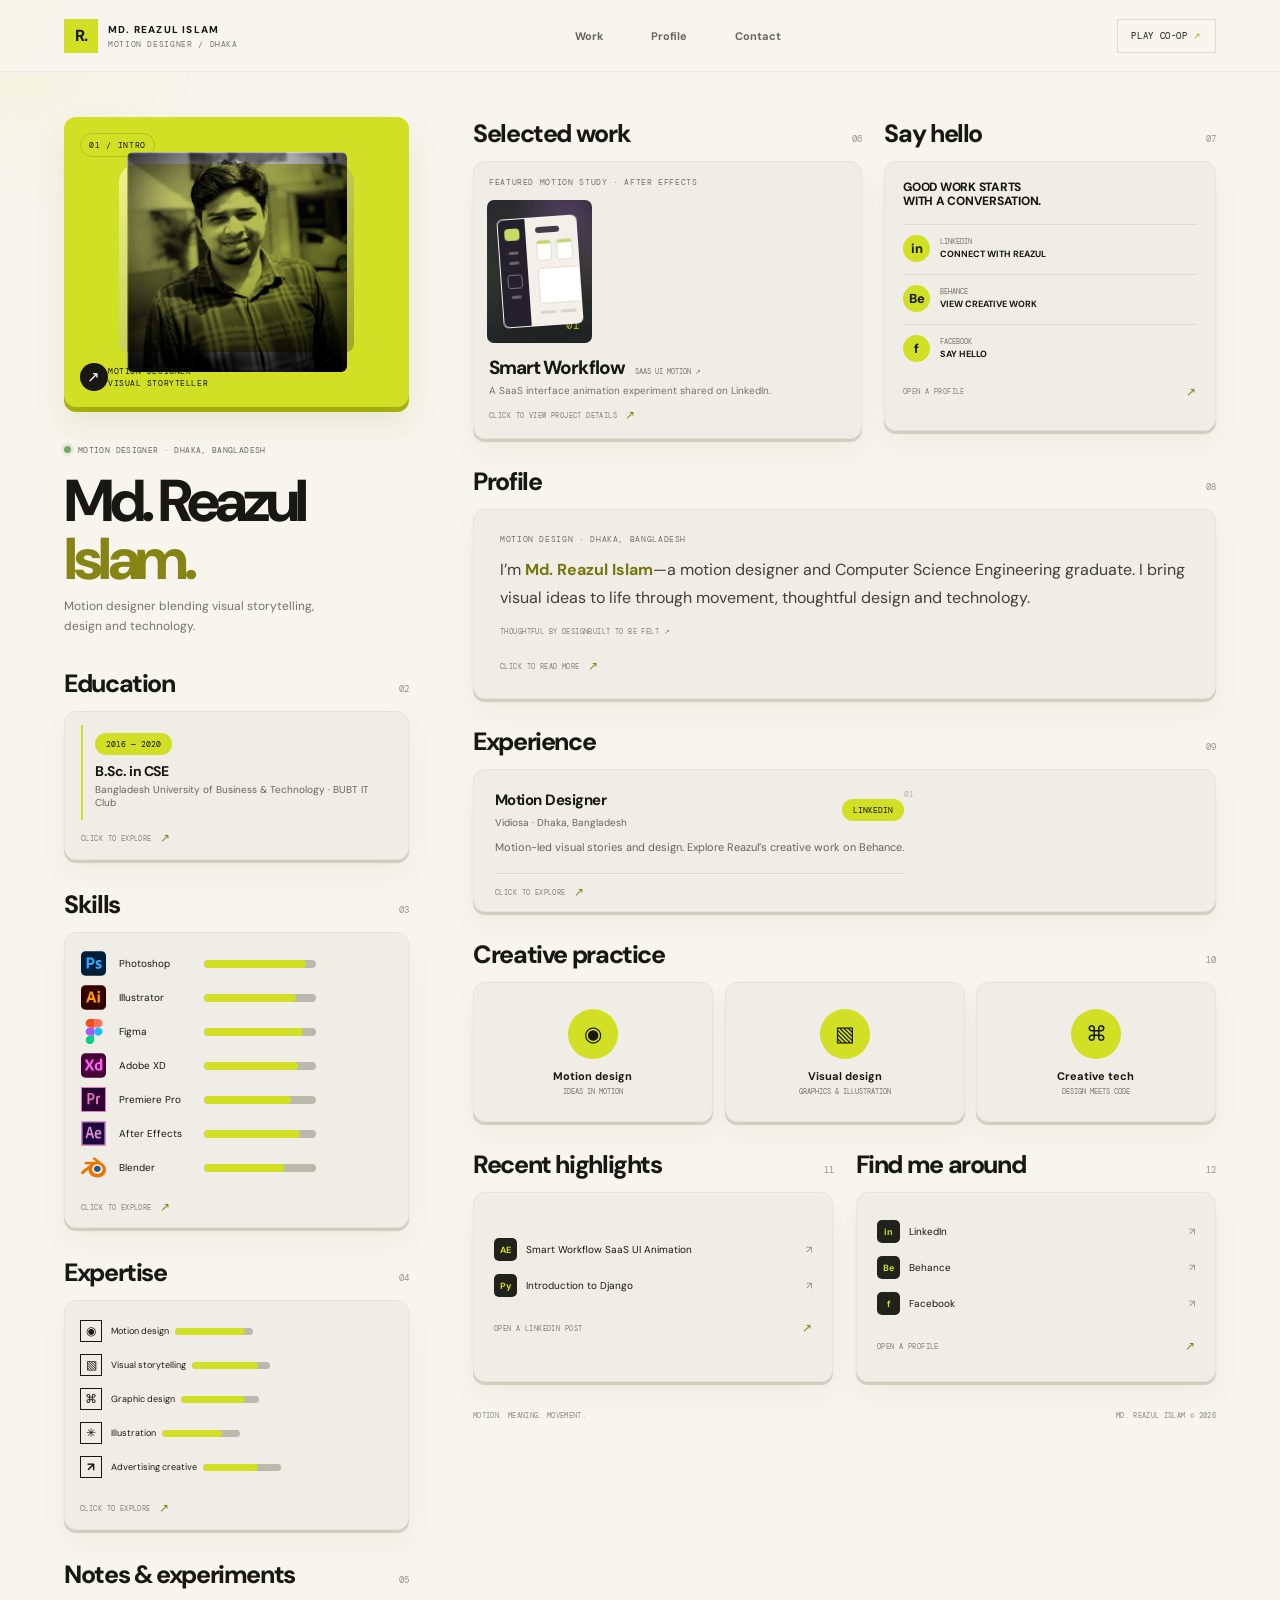
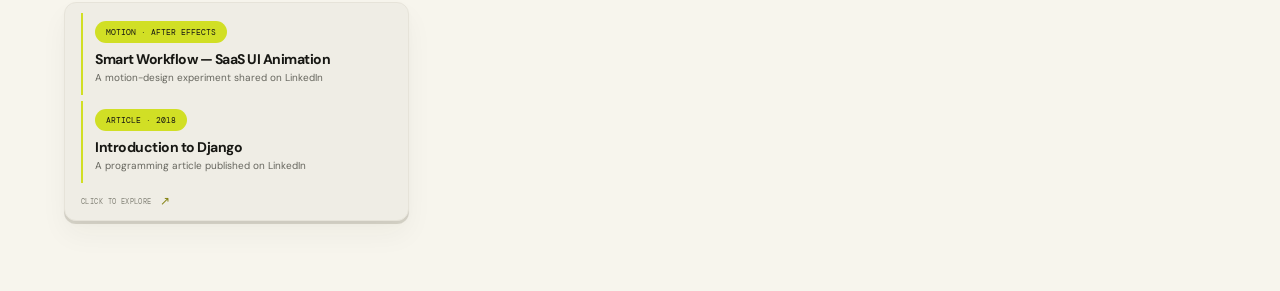
<file: portfolio.html>
<!doctype html>
<html lang="en">
  <head>
    <meta charset="utf-8">
    <meta name="viewport" content="width=device-width, initial-scale=1">
    <meta name="theme-color" content="#f7f5ed">
    <meta name="description" content="Md. Reazul Islam — motion designer in Dhaka, Bangladesh. Explore selected work, creative tools and motion experiments.">
    <title>Md. Reazul Islam — Motion Designer</title>
    <link rel="preconnect" href="https://fonts.googleapis.com">
    <link rel="preconnect" href="https://fonts.gstatic.com" crossorigin>
    <link href="https://fonts.googleapis.com/css2?family=DM+Sans:wght@400;500;600;700;800&family=DM+Mono:wght@400;500&display=swap" rel="stylesheet">
    <link rel="stylesheet" href="portfolio.css">
    <script src="portfolio.js" defer></script>
  </head>
  <body class="portfolio-page">
    <header class="portfolio-nav">
      <a class="portfolio-brand" href="#top"><span class="brand-symbol">R.</span><span>MD. REAZUL ISLAM <small>MOTION DESIGNER / DHAKA</small></span></a>
      <nav aria-label="Main navigation">
        <a href="#work">Work</a>
        <a href="#profile">Profile</a>
        <a href="#contact">Contact</a>
      </nav>
      <a class="play-link" href="index.html">PLAY CO-OP <span>↗</span></a>
    </header>

    <main id="top" class="portfolio-layout">
      <aside class="portfolio-sidebar">
        <button class="portfolio-card portrait-card tilt-card" type="button"
          data-title="A little introduction"
          data-detail="Md. Reazul Islam is a motion designer based in Dhaka, Bangladesh, with a computer science background and a focus on visual storytelling.">
          <span class="card-index">01 / INTRO</span>
          <span class="portrait-art"><img class="profile-photo" src="assets/reazul-islam.jpg" alt="Md. Reazul Islam"></span>
          <span class="portrait-caption"><span class="portrait-arrow">↗</span><span>MOTION DESIGNER<br>VISUAL STORYTELLER</span></span>
        </button>

        <div class="identity">
          <span class="availability"><i></i> MOTION DESIGNER · DHAKA, BANGLADESH</span>
          <h1>Md. Reazul<br><span>Islam.</span></h1>
          <p class="identity-copy">Motion designer blending visual storytelling, design and technology.</p>
        </div>

        <section class="portfolio-section" aria-labelledby="education-heading">
          <div class="section-heading"><h2 id="education-heading">Education</h2><span>02</span></div>
          <button class="portfolio-card timeline-card tilt-card" type="button"
            data-title="Education"
            data-detail="Md. Reazul Islam earned a B.Sc. in Computer Science and Engineering from Bangladesh University of Business & Technology (BUBT), where he was involved with the BUBT IT Club.">
            <span class="timeline-entry"><span class="date-pill">2016 — 2020</span><strong>B.Sc. in CSE</strong><small>Bangladesh University of Business & Technology · BUBT IT Club</small></span>
            <span class="card-hint">CLICK TO EXPLORE <b>↗</b></span>
          </button>
        </section>

        <section class="portfolio-section" aria-labelledby="skills-heading">
          <div class="section-heading"><h2 id="skills-heading">Skills</h2><span>03</span></div>
          <button class="portfolio-card meter-card tilt-card" type="button"
            data-title="Software & tools"
            data-detail="The software logos below are recognizable brand marks. Click a logo row to explore the corresponding tool; the bars are visual accents, not a verified proficiency score.">
            <span class="meter-row"><img class="app-icon-logo" src="assets/photoshop.svg" alt=""><span>Photoshop</span><i><em style="--level:91%"></em></i></span>
            <span class="meter-row"><img class="app-icon-logo" src="assets/illustrator.svg" alt=""><span>Illustrator</span><i><em style="--level:82%"></em></i></span>
            <span class="meter-row"><img class="app-icon-logo" src="assets/figma.svg" alt=""><span>Figma</span><i><em style="--level:88%"></em></i></span>
            <span class="meter-row"><img class="app-icon-logo" src="assets/adobe-xd.svg" alt=""><span>Adobe XD</span><i><em style="--level:84%"></em></i></span>
            <span class="meter-row"><img class="app-icon-logo" src="assets/premiere-pro.svg" alt=""><span>Premiere Pro</span><i><em style="--level:78%"></em></i></span>
            <span class="meter-row"><img class="app-icon-logo" src="assets/after-effects.svg" alt=""><span>After Effects</span><i><em style="--level:86%"></em></i></span>
            <span class="meter-row"><img class="app-icon-logo" src="assets/blender.svg" alt=""><span>Blender</span><i><em style="--level:72%"></em></i></span>
            <span class="card-hint">CLICK TO EXPLORE <b>↗</b></span>
          </button>
        </section>

        <section class="portfolio-section" aria-labelledby="expertise-heading">
          <div class="section-heading"><h2 id="expertise-heading">Expertise</h2><span>04</span></div>
          <button class="portfolio-card expertise-card tilt-card" type="button"
            data-title="Areas of expertise"
            data-detail="Reazul's public portfolio describes him as a motion designer, with work spanning graphic design, illustration and advertising.">
            <span class="expertise-row"><b>◉</b> Motion design <i><em style="--level:90%"></em></i></span>
            <span class="expertise-row"><b>▧</b> Visual storytelling <i><em style="--level:85%"></em></i></span>
            <span class="expertise-row"><b>⌘</b> Graphic design <i><em style="--level:82%"></em></i></span>
            <span class="expertise-row"><b>✳</b> Illustration <i><em style="--level:77%"></em></i></span>
            <span class="expertise-row"><b>↗</b> Advertising creative <i><em style="--level:71%"></em></i></span>
            <span class="card-hint">CLICK TO EXPLORE <b>↗</b></span>
          </button>
        </section>

        <section class="portfolio-section" aria-labelledby="writing-heading">
          <div class="section-heading"><h2 id="writing-heading">Notes & experiments</h2><span>05</span></div>
          <button class="portfolio-card timeline-card compact-card tilt-card" type="button"
            data-title="Notes & experiments"
            data-detail="Reazul's public LinkedIn profile features a Smart Workflow SaaS UI animation experiment and an Introduction to Django article.">
            <span class="timeline-entry"><span class="date-pill">MOTION · AFTER EFFECTS</span><strong>Smart Workflow — SaaS UI Animation</strong><small>A motion-design experiment shared on LinkedIn</small></span>
            <span class="timeline-entry"><span class="date-pill">ARTICLE · 2018</span><strong>Introduction to Django</strong><small>A programming article published on LinkedIn</small></span>
            <span class="card-hint">CLICK TO EXPLORE <b>↗</b></span>
          </button>
        </section>
      </aside>

      <div class="portfolio-main">
        <section class="top-grid">
          <div class="portfolio-section portfolio-section-top" id="work">
            <div class="section-heading"><h2>Selected work</h2><span>06</span></div>
            <button class="portfolio-card work-card tilt-card" type="button"
              data-title="Smart Workflow — SaaS UI Animation"
              data-detail="A SaaS UI animation experiment shared by Md. Reazul Islam on LinkedIn, created with After Effects. Open the original post in Recent highlights.">
              <span class="work-overline">FEATURED MOTION STUDY · AFTER EFFECTS</span>
              <span class="work-art" aria-hidden="true"><span class="work-grid"></span><span class="workflow-window"><span class="workflow-sidebar"><i></i><i></i><i></i><b></b><i></i></span><span class="workflow-content"><span class="workflow-heading"></span><span class="workflow-stats"><i></i><i></i><i></i></span><span class="workflow-chart"><i></i><i></i><i></i><i></i><i></i><i></i><i></i><i></i><i></i></span><span class="workflow-lines"><i></i><i></i><i></i></span></span></span><span class="work-glow"></span><span class="work-stamp">AE<br>01</span></span>
              <span class="work-title-row"><strong>Smart Workflow</strong><span>SAAS UI MOTION ↗</span></span>
              <span class="work-description">A SaaS interface animation experiment shared on LinkedIn.</span>
              <span class="card-hint">CLICK TO VIEW PROJECT DETAILS <b>↗</b></span>
            </button>
          </div>

          <section class="portfolio-section" id="contact" aria-labelledby="contact-heading">
            <div class="section-heading"><h2 id="contact-heading">Say hello</h2><span>07</span></div>
            <div class="portfolio-card contact-card tilt-card" role="group" tabindex="0"
              data-title="Let’s make something"
              data-detail="Connect with Md. Reazul Islam through his LinkedIn, Behance or Facebook profile.">
              <span class="contact-intro">GOOD WORK STARTS<br>WITH A CONVERSATION.</span>
              <a class="contact-row" href="https://www.linkedin.com/in/reazulislam137/" aria-label="Open Md. Reazul Islam’s LinkedIn profile"><b>in</b><span><small>LINKEDIN</small><strong>CONNECT WITH REAZUL</strong></span></a>
              <a class="contact-row" href="https://www.behance.net/reazulislam2" aria-label="Open Md. Reazul Islam’s Behance portfolio"><b>Be</b><span><small>BEHANCE</small><strong>VIEW CREATIVE WORK</strong></span></a>
              <a class="contact-row" href="https://www.facebook.com/motaaReaz/" aria-label="Open Md. Reazul’s Facebook profile"><b>f</b><span><small>FACEBOOK</small><strong>SAY HELLO</strong></span></a>
              <span class="card-hint">OPEN A PROFILE <b>↗</b></span>
            </div>
          </section>
        </section>

        <section class="portfolio-section" id="profile" aria-labelledby="profile-heading">
          <div class="section-heading"><h2 id="profile-heading">Profile</h2><span>08</span></div>
          <button class="portfolio-card profile-card tilt-card" type="button"
            data-title="Profile"
            data-detail="Reazul Islam is a motion designer from Dhaka and a Computer Science Engineering graduate from BUBT. His work brings together motion, graphics and visual storytelling.">
            <span class="profile-kicker">MOTION DESIGN · DHAKA, BANGLADESH</span>
            <span class="profile-copy">I’m <strong>Md. Reazul Islam</strong>—a motion designer and Computer Science Engineering graduate. I bring visual ideas to life through movement, thoughtful design and technology.</span>
            <span class="profile-foot"><span>THOUGHTFUL BY DESIGN</span><span>BUILT TO BE FELT ↗</span></span>
            <span class="card-hint">CLICK TO READ MORE <b>↗</b></span>
          </button>
        </section>

        <section class="portfolio-section" aria-labelledby="experience-heading">
          <div class="section-heading"><h2 id="experience-heading">Experience</h2><span>09</span></div>
          <button class="portfolio-card experience-card tilt-card" type="button"
            data-title="Experience at Vidiosa"
            data-detail="LinkedIn lists Vidiosa as Reazul Islam's professional experience. His Behance profile identifies him as a motion designer in Dhaka, Bangladesh.">
            <span class="experience-entry"><span class="entry-top"><span><strong>Motion Designer</strong><small>Vidiosa · Dhaka, Bangladesh</small></span><span class="date-pill">LINKEDIN</span></span><span class="entry-copy">Motion-led visual stories and design. Explore Reazul’s creative work on Behance.</span><span class="entry-mark">01</span></span>
            <span class="card-hint">CLICK TO EXPLORE <b>↗</b></span>
          </button>
        </section>

        <section class="portfolio-section" aria-labelledby="interests-heading">
          <div class="section-heading"><h2 id="interests-heading">Creative practice</h2><span>10</span></div>
          <div class="interest-grid">
            <button class="portfolio-card interest-card tilt-card" type="button" data-title="Motion design" data-detail="Motion design is the focus of Reazul's Behance profile and recent creative experiments."><span>◉</span><strong>Motion design</strong><small>IDEAS IN MOTION</small></button>
            <button class="portfolio-card interest-card tilt-card" type="button" data-title="Visual design" data-detail="Reazul's public Behance profile highlights graphic design, illustration and advertising."><span>▧</span><strong>Visual design</strong><small>GRAPHICS & ILLUSTRATION</small></button>
            <button class="portfolio-card interest-card tilt-card" type="button" data-title="Creative technology" data-detail="Reazul combines a Computer Science Engineering education with visual creative work."><span>⌘</span><strong>Creative tech</strong><small>DESIGN MEETS CODE</small></button>
          </div>
        </section>

        <section class="bottom-grid">
          <section class="portfolio-section">
            <div class="section-heading"><h2>Recent highlights</h2><span>11</span></div>
            <div class="portfolio-card social-card tilt-card" role="group" tabindex="0"
              data-title="Recent highlights"
              data-detail="Selected public LinkedIn work and writing by Md. Reazul Islam.">
              <a href="https://www.linkedin.com/posts/reazulislam137_smart-workflow-concept-saas-ui-animation-activity-7516453027587817472-15Um" target="_blank" rel="noopener noreferrer"><b>AE</b> Smart Workflow SaaS UI Animation <i>↗</i></a>
              <a href="https://www.linkedin.com/pulse/introduction-django-reazul-islam" target="_blank" rel="noopener noreferrer"><b>Py</b> Introduction to Django <i>↗</i></a>
              <span class="card-hint">OPEN A LINKEDIN POST <b>↗</b></span>
            </div>
          </section>
          <section class="portfolio-section">
            <div class="section-heading"><h2>Find me around</h2><span>12</span></div>
            <div class="portfolio-card social-card tilt-card" role="group" tabindex="0"
              data-title="Around the web"
              data-detail="Follow Md. Reazul Islam and explore his professional profile, portfolio and social page.">
              <a href="https://www.linkedin.com/in/reazulislam137/" target="_blank" rel="noopener noreferrer"><b>in</b> LinkedIn <i>↗</i></a>
              <a href="https://www.behance.net/reazulislam2" target="_blank" rel="noopener noreferrer"><b>Be</b> Behance <i>↗</i></a>
              <a href="https://www.facebook.com/motaaReaz/" target="_blank" rel="noopener noreferrer"><b>f</b> Facebook <i>↗</i></a>
              <span class="card-hint">OPEN A PROFILE <b>↗</b></span>
            </div>
          </section>
        </section>

        <footer class="portfolio-footer"><span>MOTION. MEANING. MOVEMENT.</span><span>MD. REAZUL ISLAM © 2026</span></footer>
      </div>
    </main>

    <dialog class="detail-dialog" id="detail-dialog" aria-labelledby="dialog-title">
      <form method="dialog"><button class="dialog-close" aria-label="Close details">×</button></form>
      <span class="dialog-eyebrow">A CLOSER LOOK <i>↗</i></span>
      <h2 id="dialog-title"></h2>
      <p id="dialog-copy"></p>
      <span class="dialog-note">MOVE YOUR POINTER OVER A CARD TO SEE IT COME ALIVE.</span>
    </dialog>
    <div class="cursor-glow" aria-hidden="true"></div>
  </body>
</html>
</file>
<file: portfolio.css>
:root {
  color-scheme: light;
  --paper: #f7f5ed;
  --card: #efede5;
  --card-raised: #fbfaf5;
  --ink: #171713;
  --muted: #77776d;
  --line: #dedbd0;
  --acid: #d1df25;
  --acid-dark: #a5b20d;
  --shadow: 0 14px 28px #3836220b, 0 3px 8px #38362208;
  font-family: "DM Sans", sans-serif;
  font-synthesis: none;
  text-rendering: optimizeLegibility;
}

* { box-sizing: border-box; }
html { min-width: 320px; scroll-behavior: smooth; scroll-padding-top: 88px; }
body { margin: 0; background: var(--paper); color: var(--ink); }
button, a { color: inherit; font: inherit; }
button { -webkit-tap-highlight-color: transparent; }
.portfolio-nav { position: sticky; z-index: 10; top: 0; display: flex; align-items: center; justify-content: space-between; min-height: 72px; padding: 0 max(5vw, calc((100vw - 1320px) / 2)); border-bottom: 1px solid #e8e5dbb5; background: #f7f5edeF; backdrop-filter: blur(14px); }
.portfolio-brand { display: flex; align-items: center; gap: 10px; font-size: 10px; font-weight: 800; letter-spacing: .12em; text-decoration: none; }
.portfolio-brand small { display: block; margin-top: 3px; color: var(--muted); font: 8px "DM Mono", monospace; letter-spacing: .08em; }
.brand-symbol { display: grid; width: 34px; height: 34px; place-items: center; background: var(--acid); font-size: 16px; letter-spacing: -.06em; }
.portfolio-nav nav { display: flex; gap: clamp(18px, 4vw, 48px); }
.portfolio-nav nav a, .play-link { font-size: 11px; font-weight: 700; text-decoration: none; }
.portfolio-nav nav a { color: #66665d; }
.portfolio-nav nav a:hover { color: var(--acid-dark); }
.play-link { padding: 10px 13px; border: 1px solid var(--line); font: 9px "DM Mono", monospace; letter-spacing: .07em; }
.play-link span { color: var(--acid-dark); }
.portfolio-layout { display: grid; grid-template-columns: minmax(270px, .72fr) minmax(0, 1.55fr); gap: clamp(25px, 5vw, 74px); width: min(1320px, 90vw); margin: 45px auto 70px; align-items: start; }
.portfolio-sidebar, .portfolio-main { display: grid; align-content: start; gap: 28px; min-width: 0; }
.portfolio-main { gap: 26px; }
.portfolio-section { min-width: 0; }
.top-grid, .bottom-grid { display: grid; grid-template-columns: minmax(0, 1.12fr) minmax(230px, .88fr); gap: 22px; align-items: start; }
.section-heading { display: flex; align-items: baseline; justify-content: space-between; margin: 0 0 11px; }
.section-heading h2 { margin: 0; font-size: clamp(19px, 2.1vw, 25px); font-weight: 800; letter-spacing: -.055em; }
.section-heading > span { color: #96958a; font: 9px "DM Mono", monospace; }
.portfolio-card { --rx: 0deg; --ry: 0deg; --lift: 0px; --shine-x: 50%; --shine-y: 50%; position: relative; isolation: isolate; display: flex; width: 100%; flex-direction: column; overflow: hidden; padding: 20px; border: 1px solid #e6e3d9; border-radius: 12px; background: var(--card); box-shadow: var(--shadow), 0 3px 0 #d9d6cc; text-align: left; transform: perspective(900px) rotateX(var(--rx)) rotateY(var(--ry)) translateY(var(--lift)); transform-style: preserve-3d; transition: transform .22s ease, box-shadow .22s ease, border-color .22s ease, background .22s ease; cursor: pointer; }
.portfolio-card::before { position: absolute; z-index: -1; inset: 0; content: ""; opacity: 0; background: radial-gradient(circle at var(--shine-x) var(--shine-y), #ffffffc9, transparent 46%); transition: opacity .2s ease; pointer-events: none; }
.portfolio-card:hover, .portfolio-card:focus-visible { --lift: -5px; border-color: #d0d39b; background-color: var(--card-raised); box-shadow: 0 25px 40px #38362216, 0 6px 0 #d9d6cc; outline: none; }
.portfolio-card:hover::before, .portfolio-card:focus-visible::before { opacity: .52; }
.portfolio-card:active { --lift: -1px; transition-duration: .08s; }
.portrait-card { min-height: 290px; padding: 16px; border: 0; background: var(--acid); box-shadow: 0 16px 30px #8a911d22, 0 5px 0 #a7b20e; }
.portrait-card:hover, .portrait-card:focus-visible { background-color: #d9e837; border-color: transparent; box-shadow: 0 25px 42px #8a911d30, 0 5px 0 #a7b20e; }
.card-index { position: relative; z-index: 2; align-self: flex-start; padding: 6px 8px; border: 1px solid #17171325; border-radius: 30px; font: 8px "DM Mono", monospace; letter-spacing: .09em; }
.portrait-art { position: absolute; inset: 10px 0 35px; display: grid; place-items: center; transform: translateZ(20px); }
.portrait-art::before { position: absolute; inset: 15% 16% 8%; content: ""; border-radius: 18px 18px 8px 8px; background: linear-gradient(135deg, #eff28b, #9ca923); }
.profile-photo { position: relative; width: min(88%, 220px); height: auto; max-height: 90%; align-self: end; border-radius: 6px; object-fit: contain; object-position: center; filter: grayscale(100%) contrast(1.04); mix-blend-mode: multiply; }
.portrait-caption { position: relative; z-index: 2; display: flex; align-items: center; justify-content: space-between; margin-top: auto; font: 8px/1.5 "DM Mono", monospace; letter-spacing: .07em; }
.portrait-arrow { display: grid; width: 28px; height: 28px; place-items: center; border-radius: 50%; background: var(--ink); color: white; font-size: 15px; }
.identity { padding: 2px 0 3px; }
.availability { display: inline-flex; align-items: center; gap: 7px; color: #696a5e; font: 8px "DM Mono", monospace; letter-spacing: .045em; }
.availability i { width: 7px; height: 7px; border-radius: 50%; background: #70a765; box-shadow: 0 0 0 3px #70a76520; }
.identity h1 { margin: 14px 0 8px; font-size: clamp(39px, 5vw, 59px); font-weight: 800; line-height: .98; letter-spacing: -.075em; }
.identity h1 span { color: #858415; }
.identity-copy { max-width: 33ch; margin: 0; color: #74736a; font-size: 12px; line-height: 1.7; }
.timeline-card, .meter-card, .expertise-card { gap: 0; padding: 13px 16px; }
.timeline-entry { display: grid; padding: 8px 0 11px 12px; border-left: 2px solid var(--acid); }
.timeline-entry + .timeline-entry { margin-top: 6px; }
.date-pill { display: inline-block; width: max-content; padding: 6px 11px; border-radius: 24px; background: var(--acid); font: 8px "DM Mono", monospace; }
.timeline-entry strong { margin-top: 7px; font-size: 14px; letter-spacing: -.035em; }
.timeline-entry small, .experience-entry small { margin-top: 3px; color: #66665e; font-size: 10px; }
.card-hint { display: flex; align-items: center; justify-content: space-between; gap: 8px; margin-top: 10px; color: #838277; font: 7px "DM Mono", monospace; letter-spacing: .06em; }
.card-hint b { color: #858415; font-size: 12px; }
.meter-card { gap: 9px; padding: 18px 16px 12px; }
.meter-row { display: grid; grid-template-columns: 29px minmax(76px, 1fr) minmax(45px, 112px); gap: 9px; align-items: center; font-size: 10px; }
.app-icon { display: grid; width: 25px; height: 25px; place-items: center; border-radius: 6px; color: white; font: 800 11px "DM Sans", sans-serif; }
.app-icon-logo { display: block; width: 25px; height: 25px; object-fit: contain; }
.app-ps { background: #152640; color: #63c9ff; }.app-ai { background: #442117; color: #ffbb55; }.app-fi { background: #fae9e5; color: #e25c47; }.app-code { background: #223229; color: #b8e994; font-size: 8px; }.app-3d { background: #f1e7dc; color: #d57c35; font-size: 8px; }
.meter-row i, .expertise-row i { display: block; height: 8px; overflow: hidden; border-radius: 9px; background: #b9b9ae; }
.meter-row i em, .expertise-row i em { display: block; width: var(--level); height: 100%; border-radius: inherit; background: var(--acid); }
.expertise-card { gap: 12px; padding: 19px 15px 13px; }
.expertise-row { display: grid; grid-template-columns: 25px 1fr 78px; gap: 6px; align-items: center; font-size: 9px; }
.expertise-row b { display: grid; width: 22px; height: 22px; place-items: center; border: 1.5px solid var(--ink); font-size: 12px; }
.expertise-row i { height: 7px; }
.compact-card { padding-top: 10px; padding-bottom: 11px; }
.top-grid { grid-template-columns: minmax(0, 1.08fr) minmax(220px, .92fr); }
.portfolio-section-top { min-width: 0; }
.work-card { min-height: 270px; padding: 15px; }
.work-overline, .profile-kicker { color: #737267; font: 8px "DM Mono", monospace; letter-spacing: .08em; }
.work-art { position: relative; display: grid; height: 143px; margin: 13px -2px 12px; overflow: hidden; place-items: center; border-radius: 7px; background: radial-gradient(ellipse at 75% 20%, #51366b, transparent 48%), linear-gradient(135deg, #211d2d, #171922); }
.work-grid { position: absolute; inset: 0; opacity: .25; background-image: linear-gradient(#b7a3ce17 1px, transparent 1px), linear-gradient(90deg, #b7a3ce17 1px, transparent 1px); background-size: 24px 24px; }
.work-glow { position: absolute; width: 180px; height: 130px; border-radius: 50%; background: #c2e06a35; filter: blur(35px); }
.workflow-window { position: relative; z-index: 1; display: grid; width: 76%; height: 76%; grid-template-columns: 27px 1fr; overflow: hidden; border: 1px solid #ffffff38; border-radius: 6px; background: #f2f0e9; box-shadow: 0 10px 30px #09081080; transform: rotate(-4deg) translateZ(28px); }
.workflow-sidebar { display: flex; flex-direction: column; align-items: center; gap: 7px; padding: 9px 5px; background: #24212c; }
.workflow-sidebar i { width: 10px; height: 3px; border-radius: 4px; background: #686573; }
.workflow-sidebar i:first-child { width: 15px; height: 12px; margin-bottom: 4px; background: #c7db68; }
.workflow-sidebar b { width: 15px; height: 14px; margin-top: 3px; border: 1px solid #777384; border-radius: 3px; }
.workflow-content { display: flex; flex-direction: column; gap: 7px; padding: 9px 10px; }
.workflow-heading { width: 42%; height: 6px; border-radius: 4px; background: #403b49; }
.workflow-stats { display: grid; height: 24%; grid-template-columns: repeat(3, 1fr); gap: 5px; }
.workflow-stats i { border: 1px solid #e0ded6; border-radius: 3px; background: linear-gradient(#c4d765 0 3px, #fff 3px); }
.workflow-chart { display: flex; height: 40%; align-items: end; justify-content: space-around; gap: 5px; padding: 5px 7px 0; border: 1px solid #e0ded6; border-radius: 3px; background: #fff; }
.workflow-chart i { width: 9%; height: 37%; border-radius: 2px 2px 0 0; background: #a9c747; }
.workflow-chart i:nth-child(2n) { height: 70%; background: #b5c7ed; }
.workflow-chart i:nth-child(3n) { height: 53%; }
.workflow-chart i:nth-child(5n) { height: 87%; background: #d8a2c8; }
.workflow-lines { display: flex; gap: 5px; }
.workflow-lines i { width: 29%; height: 3px; border-radius: 3px; background: #d7d5ce; }
.work-stamp { position: absolute; right: 12px; bottom: 11px; color: var(--acid); font: 700 11px/1.2 "DM Mono", monospace; }
.work-title-row { display: flex; align-items: baseline; justify-content: space-between; gap: 10px; }
.work-title-row strong { font-size: 19px; font-weight: 800; letter-spacing: -.05em; }
.work-title-row span { color: #77776d; font: 7px "DM Mono", monospace; }
.work-description { margin-top: 4px; color: #74736a; font-size: 10px; }
.contact-card { gap: 12px; min-height: 270px; padding: 18px; }
.contact-intro { margin-bottom: 3px; font-size: 12px; font-weight: 800; line-height: 1.2; letter-spacing: -.02em; }
.contact-row { display: flex; align-items: center; gap: 10px; padding-top: 10px; border-top: 1px solid var(--line); color: inherit; text-decoration: none; }
.contact-row:hover strong { color: #74760d; }
.contact-row > b { display: grid; width: 27px; height: 27px; place-items: center; border-radius: 50%; background: var(--acid); font-size: 13px; }
.contact-row > span { display: grid; gap: 2px; }
.contact-row small { color: #77776d; font: 7px "DM Mono", monospace; }
.contact-row strong { font-size: 9px; }
.profile-card { min-height: 153px; justify-content: center; gap: 12px; padding: 24px 26px; }
.profile-copy { max-width: 72ch; color: #414139; font-size: clamp(13px, 1.4vw, 16px); line-height: 1.75; }
.profile-copy strong { color: #74760d; }
.profile-foot { display: flex; justify-content: space-between; margin-top: 3px; color: #838277; font: 7px "DM Mono", monospace; letter-spacing: .06em; }
.experience-card { padding: 3px 21px 11px; }
.experience-entry { position: relative; display: block; padding: 17px 0; border-bottom: 1px solid #dbd9cf; }
.experience-entry:last-of-type { border-bottom: 0; }
.entry-top { display: flex; align-items: center; justify-content: space-between; gap: 12px; }
.entry-top > span:first-child { display: grid; gap: 3px; }
.entry-top strong { font-size: 15px; letter-spacing: -.035em; }
.entry-top .date-pill { flex: none; }
.entry-copy { display: block; max-width: 75ch; margin-top: 9px; color: #66665d; font-size: 11px; line-height: 1.65; }
.entry-mark { position: absolute; top: 16px; right: -10px; color: #b9b7ad; font: 8px "DM Mono", monospace; }
.interest-grid { display: grid; grid-template-columns: repeat(3, 1fr); gap: 12px; }
.interest-card { min-height: 140px; align-items: center; justify-content: center; padding: 16px 8px; text-align: center; }
.interest-card > span:first-child { display: grid; width: 50px; height: 50px; margin-bottom: 10px; place-items: center; border-radius: 50%; background: var(--acid); font-size: 21px; transform: translateZ(18px); }
.interest-card strong { font-size: 11px; }
.interest-card small { margin-top: 4px; color: #77776d; font: 7px "DM Mono", monospace; }
.interest-card .card-hint { width: 100%; font-size: 6px; }
.bottom-grid { grid-template-columns: 1fr 1fr; }
.quote-card { min-height: 190px; padding: 18px; }
.quote-mark { height: 36px; color: var(--acid-dark); font: 700 46px/.9 "DM Sans", sans-serif; }
.quote-card blockquote { margin: 0; font-size: 11px; line-height: 1.65; }
.quote-author { display: flex; align-items: center; gap: 9px; margin-top: auto; padding-top: 14px; }
.quote-author i { width: 26px; height: 26px; border-radius: 50%; background: linear-gradient(135deg, #b7b69c, #e0dfcf); }
.quote-author > span { display: grid; gap: 2px; }
.quote-author strong { font-size: 9px; }
.quote-author small { color: #77776d; font: 7px "DM Mono", monospace; }
.social-card { min-height: 190px; justify-content: center; gap: 13px; padding: 20px; }
.social-card > a { display: flex; align-items: center; gap: 9px; color: inherit; font-size: 10px; text-decoration: none; }
.social-card > a:hover { color: #74760d; }
.social-card > a > b { display: grid; width: 23px; height: 23px; place-items: center; border-radius: 5px; background: #20221b; color: var(--acid); font-size: 9px; }
.social-card > a > i { margin-left: auto; color: #8b8a7e; font-style: normal; }
.portfolio-footer { display: flex; justify-content: space-between; gap: 12px; padding-top: 3px; color: #89887e; font: 7px "DM Mono", monospace; letter-spacing: .05em; }
.detail-dialog { width: min(450px, calc(100vw - 34px)); padding: 30px; border: 1px solid #e2dfd5; border-radius: 15px; background: var(--paper); box-shadow: 0 28px 90px #15150e40; }
.detail-dialog::backdrop { background: #17171386; backdrop-filter: blur(5px); }
.detail-dialog form { position: absolute; top: 12px; right: 12px; }
.dialog-close { width: 34px; height: 34px; border: 1px solid var(--line); border-radius: 50%; background: transparent; font-size: 23px; cursor: pointer; }
.dialog-eyebrow { display: flex; justify-content: space-between; margin: 22px 0 13px; color: #77776d; font: 8px "DM Mono", monospace; letter-spacing: .1em; }
.dialog-eyebrow i { color: var(--acid-dark); font-size: 13px; font-style: normal; }
.detail-dialog h2 { margin: 0; font-size: 30px; font-weight: 800; letter-spacing: -.06em; }
.detail-dialog p { color: #595950; font-size: 14px; line-height: 1.75; }
.dialog-note { display: block; margin-top: 25px; color: #929186; font: 7px "DM Mono", monospace; letter-spacing: .06em; }
.cursor-glow { position: fixed; z-index: -1; top: 0; left: 0; width: 250px; height: 250px; transform: translate(-50%, -50%); border-radius: 50%; background: #d1df2512; filter: blur(50px); pointer-events: none; }

@media (max-width: 850px) {
  .portfolio-layout { grid-template-columns: minmax(230px, .76fr) minmax(0, 1.3fr); width: min(760px, 92vw); gap: 23px; }
  .top-grid { grid-template-columns: 1fr; }
  .contact-card { min-height: 0; }
  .contact-row { display: inline-flex; width: 32%; align-items: flex-start; vertical-align: top; }
  .contact-intro { display: block; }
  .contact-card { display: block; }
  .contact-row > span { min-width: 0; }
  .contact-row strong { overflow-wrap: anywhere; }
}
@media (max-width: 620px) {
  .portfolio-nav { min-height: 62px; padding: 0 4vw; }
  .portfolio-nav nav { gap: 13px; }
  .portfolio-nav nav a { font-size: 10px; }
  .play-link { padding: 8px; font-size: 7px; }
  .portfolio-brand { gap: 7px; font-size: 8px; }
  .brand-symbol { width: 29px; height: 29px; }
  .portfolio-layout { grid-template-columns: 1fr; width: min(480px, 90vw); margin: 25px auto 45px; gap: 28px; }
  .portfolio-sidebar { grid-template-columns: 1fr 1fr; align-items: center; gap: 15px; }
  .portrait-card { grid-row: span 2; min-height: 250px; }
  .identity { align-self: end; }
  .identity h1 { font-size: clamp(35px, 9vw, 48px); }
  .identity-copy { font-size: 10px; }
  .availability { font-size: 6px; }
  .portfolio-sidebar > .portfolio-section { grid-column: 1 / -1; }
  .portfolio-main { gap: 23px; }
  .top-grid, .bottom-grid { grid-template-columns: 1fr; gap: 22px; }
  .contact-row { width: 100%; align-items: center; }
  .contact-card { display: flex; }
  .work-art { height: 180px; }
}
@media (prefers-reduced-motion: reduce) {
  *, *::before, *::after { scroll-behavior: auto !important; transition-duration: .01ms !important; animation-duration: .01ms !important; }
  .portfolio-card { transform: none !important; }
}
</file>
